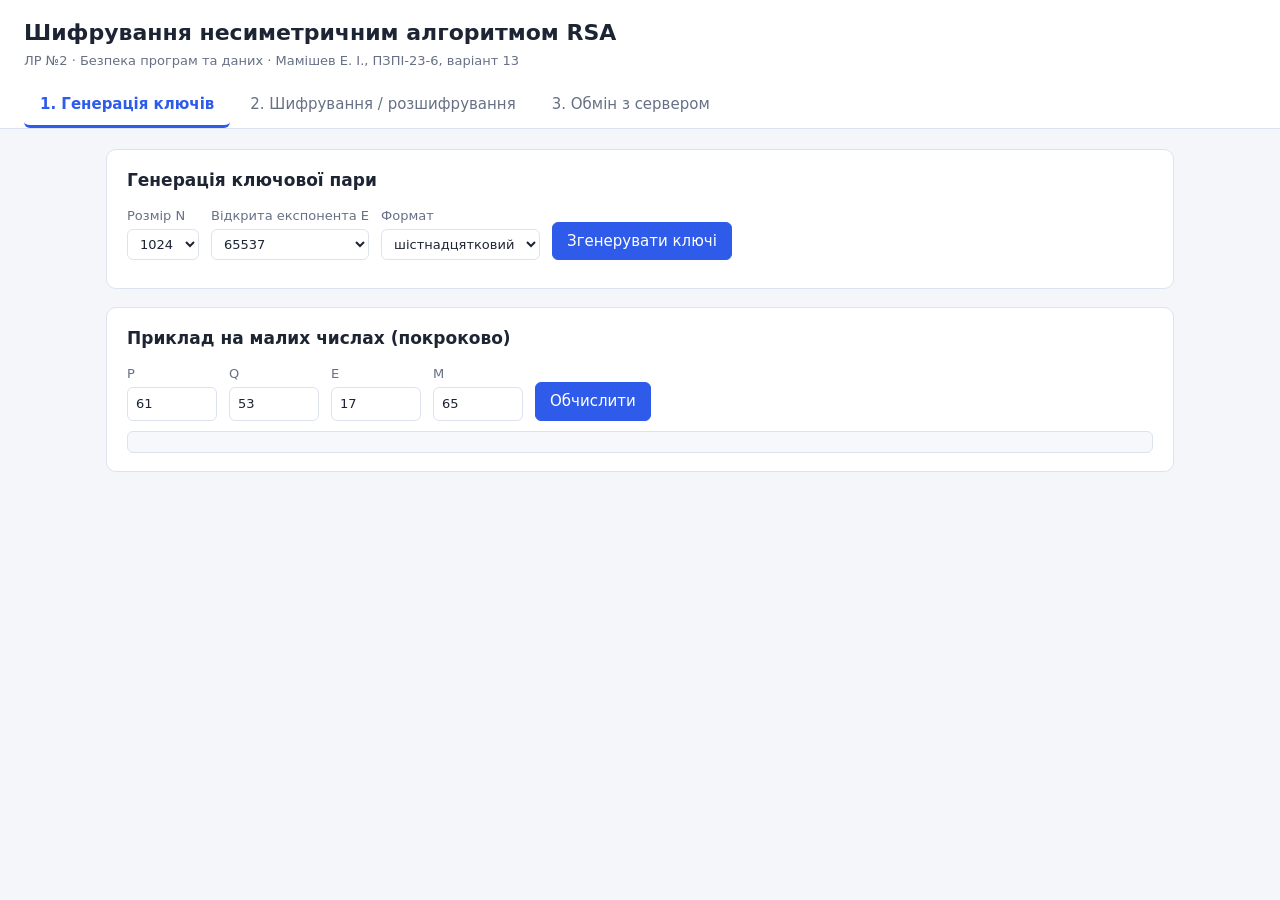
<file: LR_2/Rsa.Web/wwwroot/index.html>
<!DOCTYPE html>
<html lang="uk">
<head>
  <meta charset="utf-8">
  <meta name="viewport" content="width=device-width, initial-scale=1">
  <title>ЛР2 — RSA</title>
  <link rel="stylesheet" href="style.css">
</head>
<body>
<header>
  <h1>Шифрування несиметричним алгоритмом RSA</h1>
  <p class="sub">ЛР №2 · Безпека програм та даних · Мамішев Е. І., ПЗПІ-23-6, варіант 13</p>
  <nav>
    <button class="tab active" data-tab="keys">1. Генерація ключів</button>
    <button class="tab" data-tab="crypt">2. Шифрування / розшифрування</button>
    <button class="tab" data-tab="exchange">3. Обмін з сервером</button>
  </nav>
</header>

<main>
  <!-- 1. Генерація ключів -->
  <section id="keys" class="panel active">
    <div class="card">
      <h2>Генерація ключової пари</h2>
      <div class="row">
        <label>Розмір N
          <select id="keyBits"><option>512</option><option selected>1024</option><option>2048</option></select>
        </label>
        <label>Відкрита експонента E
          <select id="keyE"><option>17</option><option>257</option><option selected>65537</option></select>
        </label>
        <label>Формат
          <select id="keyFormat"><option value="hex">шістнадцятковий</option><option value="dec">десятковий</option></select>
        </label>
        <button id="btnGenerate" class="primary">Згенерувати ключі</button>
      </div>
      <div id="keyStatus" class="status"></div>
      <div id="keyOutput" class="kv"></div>
    </div>

    <div class="card">
      <h2>Приклад на малих числах (покроково)</h2>
      <div class="row">
        <label>P <input id="smP" value="61" size="6"></label>
        <label>Q <input id="smQ" value="53" size="6"></label>
        <label>E <input id="smE" value="17" size="6"></label>
        <label>M <input id="smM" value="65" size="6"></label>
        <button id="btnSmall" class="primary">Обчислити</button>
      </div>
      <pre id="smallOutput" class="mono"></pre>
    </div>
  </section>

  <!-- 2. Шифрування / розшифрування -->
  <section id="crypt" class="panel">
    <div class="card">
      <h2>Шифрування відкритим ключем (E, N)</h2>
      <div id="cryptKeyInfo" class="status"></div>
      <label class="block">Відкритий текст
        <textarea id="plainText" rows="3">Привіт! Це лабораторна робота №2 з RSA.</textarea>
      </label>
      <button id="btnEncrypt" class="primary">Зашифрувати</button>
      <div id="encryptTable"></div>
    </div>

    <div class="card">
      <h2>Розшифрування закритим ключем (D, N)</h2>
      <label class="block">Шифротекст: блоки Cᵢ (hex, по одному в рядку)
        <textarea id="cipherText" rows="5" class="mono"></textarea>
      </label>
      <button id="btnDecrypt" class="primary">Розшифрувати</button>
      <div id="decryptTable"></div>
      <div id="decryptResult" class="result"></div>
    </div>
  </section>

  <!-- 3. Обмін з сервером -->
  <section id="exchange" class="panel">
    <div class="card">
      <h2>Захищений обмін браузер ↔ сервер</h2>
      <p class="hint">Браузер сам генерує ключі клієнта (rsa.js, BigInt), шифрує повідомлення відкритим ключем
        сервера, а сервер відповідає, шифруючи відповідь відкритим ключем клієнта. Закриті ключі не передаються.</p>
      <div class="row">
        <label>Ключ клієнта
          <select id="clientBits"><option selected>512</option><option>1024</option></select>
        </label>
        <button id="btnClientKeys">а) Сформувати ключі клієнта</button>
        <button id="btnServerKey">Отримати ключ сервера</button>
      </div>
      <label class="block">Повідомлення
        <textarea id="exMessage" rows="2">Привіт, сервере! Перевірка RSA.</textarea>
      </label>
      <div class="row">
        <button id="btnSend" class="primary">б) Зашифрувати, відправити й отримати відповідь</button>
        <button id="btnClearLog">Очистити журнал</button>
      </div>
      <div id="exReply" class="result"></div>
    </div>
    <div class="card">
      <h2>Журнал кроків</h2>
      <ol id="exLog" class="log"></ol>
    </div>
  </section>
</main>

<script src="rsa.js"></script>
<script src="app.js"></script>
</body>
</html>
</file>
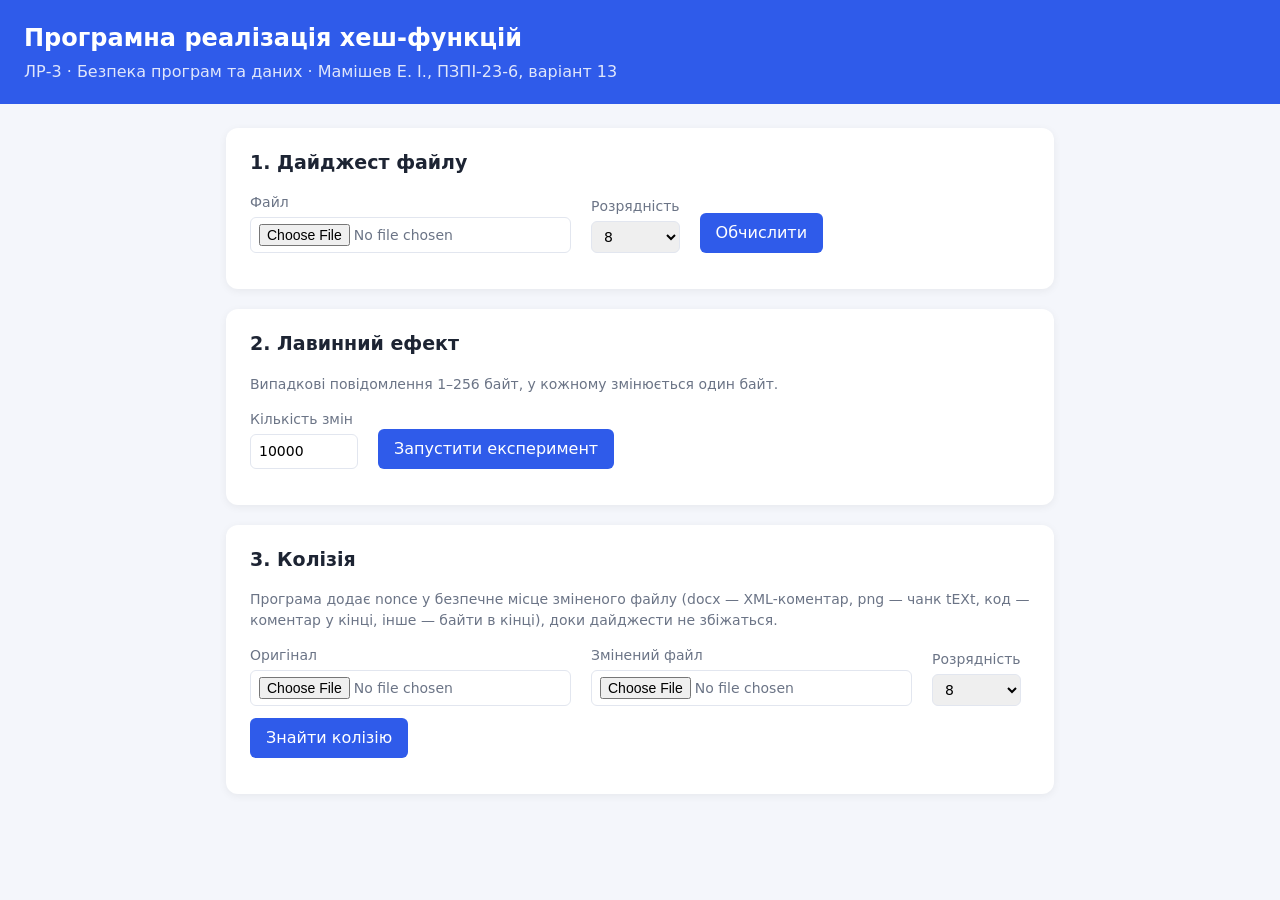
<file: LR_3/Hash.Web/wwwroot/index.html>
<!doctype html>
<html lang="uk">
<head>
  <meta charset="utf-8">
  <meta name="viewport" content="width=device-width, initial-scale=1">
  <title>ЛР-3 · Хеш-функція</title>
  <link rel="stylesheet" href="style.css">
</head>
<body>
<header>
  <h1>Програмна реалізація хеш-функцій</h1>
  <p>ЛР-3 · Безпека програм та даних · Мамішев Е. І., ПЗПІ-23-6, варіант 13</p>
</header>

<main>
  <section class="card">
    <h2>1. Дайджест файлу</h2>
    <form id="digestForm">
      <label>Файл <input type="file" name="file" required></label>
      <label>Розрядність
        <select name="bits"><option>2</option><option>4</option><option selected>8</option></select>
      </label>
      <button>Обчислити</button>
    </form>
    <div id="digestOut" class="out"></div>
  </section>

  <section class="card">
    <h2>2. Лавинний ефект</h2>
    <p class="hint">Випадкові повідомлення 1–256 байт, у кожному змінюється один байт.</p>
    <form id="avaForm">
      <label>Кількість змін <input type="number" name="trials" value="10000" min="100" max="200000"></label>
      <button>Запустити експеримент</button>
    </form>
    <div id="avaOut" class="out"></div>
  </section>

  <section class="card">
    <h2>3. Колізія</h2>
    <p class="hint">Програма додає nonce у безпечне місце зміненого файлу (docx — XML-коментар,
      png — чанк tEXt, код — коментар у кінці, інше — байти в кінці), доки дайджести не збіжаться.</p>
    <form id="colForm">
      <label>Оригінал <input type="file" name="original" required></label>
      <label>Змінений файл <input type="file" name="modified" required></label>
      <label>Розрядність
        <select name="bits"><option>2</option><option>4</option><option selected>8</option></select>
      </label>
      <button>Знайти колізію</button>
    </form>
    <div id="colOut" class="out"></div>
  </section>
</main>

<script src="app.js"></script>
</body>
</html>
</file>
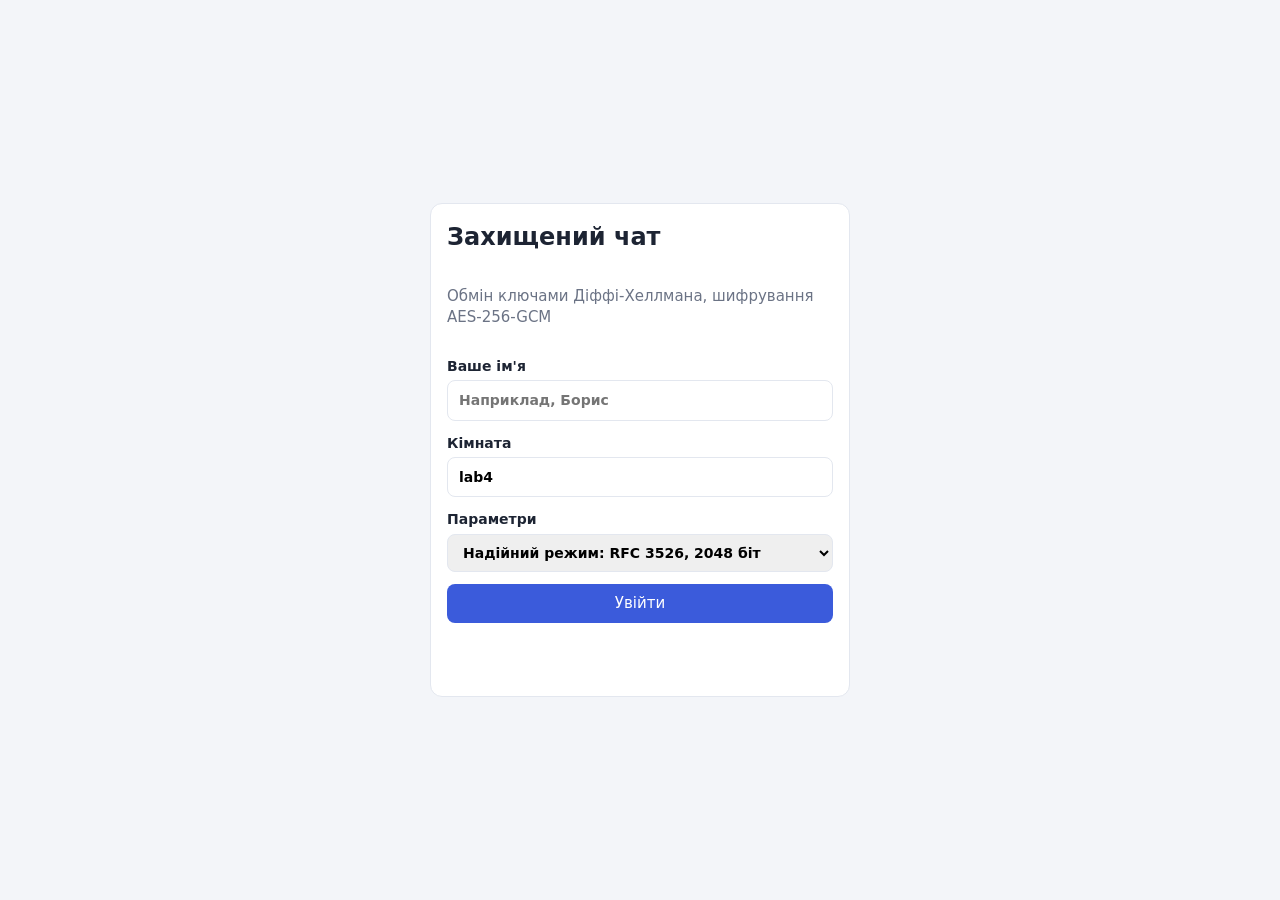
<file: LR_4/Dh.Web/wwwroot/index.html>
<!doctype html>
<html lang="uk">
<head>
  <meta charset="utf-8">
  <meta name="viewport" content="width=device-width, initial-scale=1">
  <title>DH-чат</title>
  <link rel="icon" href="data:,">
  <link rel="stylesheet" href="css/app.css">
</head>
<body>
  <!-- Екран входу -->
  <section id="join" class="join">
    <form id="joinForm" class="card join-card">
      <h1>Захищений чат</h1>
      <p class="muted">Обмін ключами Діффі-Хеллмана, шифрування AES-256-GCM</p>
      <label>Ваше ім'я <input id="name" maxlength="32" required autocomplete="off" placeholder="Наприклад, Борис"></label>
      <label>Кімната <input id="room" maxlength="32" required value="lab4"></label>
      <label>Параметри
        <select id="mode">
          <option value="big">Надійний режим: RFC 3526, 2048 біт</option>
          <option value="small">Навчальний режим: Q = 23, A = 5</option>
        </select>
      </label>
      <button type="submit" class="primary">Увійти</button>
      <p id="joinError" class="error"></p>
    </form>
  </section>

  <!-- Головний екран -->
  <main id="app" class="layout" hidden>
    <section class="card chat">
      <header class="chat-head">
        <div><b id="roomTitle"></b> <span id="who" class="muted"></span></div>
        <span id="modeBadge" class="badge"></span>
      </header>
      <ul id="messages" class="messages"></ul>
      <form id="sendForm" class="send">
        <input id="text" autocomplete="off" placeholder="Повідомлення..." maxlength="1000">
        <button class="primary">Надіслати</button>
      </form>
    </section>

    <aside class="card side">
      <h2>Ключі</h2>
      <dl class="kv">
        <dt>Q (просте)</dt><dd id="q"></dd>
        <dt>A (первісний корінь)</dt><dd id="a"></dd>
        <dt>Ваш секретний X
          <button id="eye" class="icon" type="button" title="Показати / сховати">&#128065;</button></dt>
        <dd id="x" class="secret">••••••</dd>
        <dt>Ваш відкритий Y = A<sup>X</sup> mod Q</dt><dd id="y"></dd>
      </dl>
      <h3>Учасники</h3>
      <p class="muted small">Відбитки ключа (перші 8 hex SHA-256(K)) у двох вкладках мають збігатися.</p>
      <ul id="peers" class="peers"></ul>
    </aside>

    <aside class="card side">
      <h2>Що бачить сервер</h2>
      <label class="mitm"><input type="checkbox" id="mitm"> Зловмисний сервер (MITM)</label>
      <p class="muted small">Сервер лише пересилає Y та шифротексти (base64). Відкритого тексту й ключів K він не має.</p>
      <p id="mitmNote" class="error small" hidden>Атака: сервер підставляє власні Y, тому відбитки у вкладках
        більше не збігаються, а сервер розшифровує й перешифровує кожне повідомлення.</p>
      <ul id="wire" class="wire"></ul>
    </aside>
  </main>

  <script src="lib/signalr.min.js"></script>
  <script type="module" src="js/app.js"></script>
</body>
</html>
</file>
<file: LR_2/Rsa.Web/wwwroot/style.css>
:root {
  --bg: #f4f6fa; --card: #fff; --text: #1d2433; --muted: #667085;
  --accent: #2f5bea; --accent-h: #2248c4; --border: #dde3ee;
  --ok: #1a7f37; --err: #c62828; --mono-bg: #f7f8fb;
  --client: #e8f0ff; --server: #eaf7ee; --wire: #fff6e5;
}
* { box-sizing: border-box; }
body { margin: 0; font: 15px/1.5 "Segoe UI", system-ui, sans-serif; background: var(--bg); color: var(--text); }
header { background: var(--card); border-bottom: 1px solid var(--border); padding: 16px 24px 0; }
h1 { margin: 0; font-size: 22px; }
h2 { margin: 0 0 12px; font-size: 17px; }
.sub { margin: 2px 0 12px; color: var(--muted); font-size: 13px; }
nav { display: flex; gap: 4px; flex-wrap: wrap; }
.tab { border: 0; background: none; padding: 10px 16px; font: inherit; cursor: pointer; color: var(--muted);
  border-bottom: 3px solid transparent; }
.tab.active { color: var(--accent); border-bottom-color: var(--accent); font-weight: 600; }
main { max-width: 1100px; margin: 0 auto; padding: 20px 16px 40px; }
.panel { display: none; }
.panel.active { display: block; }
.card { background: var(--card); border: 1px solid var(--border); border-radius: 10px; padding: 18px 20px; margin-bottom: 18px; }
.row { display: flex; flex-wrap: wrap; gap: 12px; align-items: flex-end; margin-bottom: 10px; }
label { display: flex; flex-direction: column; font-size: 13px; color: var(--muted); gap: 4px; }
label.block { margin-bottom: 10px; }
input, select, textarea { font: inherit; color: var(--text); padding: 6px 8px; border: 1px solid var(--border); border-radius: 6px; background: #fff; }
textarea { width: 100%; resize: vertical; }
button { font: inherit; padding: 7px 14px; border-radius: 6px; border: 1px solid var(--border); background: #fff; cursor: pointer; }
button:hover { border-color: var(--accent); }
button.primary { background: var(--accent); color: #fff; border-color: var(--accent); }
button.primary:hover { background: var(--accent-h); }
button:disabled { opacity: .6; cursor: progress; }
.mono, .num { font-family: Consolas, "Cascadia Mono", monospace; font-size: 13px; }
.num { background: var(--mono-bg); border: 1px solid var(--border); border-radius: 6px; padding: 6px 8px;
  max-height: 90px; overflow: auto; word-break: break-all; }
pre.mono { background: var(--mono-bg); border: 1px solid var(--border); border-radius: 6px; padding: 10px; overflow-x: auto; white-space: pre-wrap; margin: 0; min-height: 20px; }
.kv { display: grid; grid-template-columns: 140px 1fr; gap: 8px 12px; align-items: start; }
.kv .k { font-weight: 600; padding-top: 6px; }
.kv .k small { display: block; color: var(--muted); font-weight: 400; }
.status { color: var(--muted); margin: 6px 0 10px; font-size: 14px; }
.ok { color: var(--ok); font-weight: 600; }
.err { color: var(--err); font-weight: 600; }
.hint { color: var(--muted); margin-top: 0; }
.result { margin-top: 12px; font-size: 15px; }
table { width: 100%; border-collapse: collapse; margin-top: 12px; table-layout: fixed; }
th, td { border: 1px solid var(--border); padding: 5px 8px; text-align: left; vertical-align: top; }
th { background: var(--mono-bg); font-size: 13px; }
td { font-family: Consolas, monospace; font-size: 12px; word-break: break-all; }
td div { max-height: 70px; overflow: auto; }
th.n, td.n { width: 40px; }
.log { padding-left: 22px; margin: 0; }
.log li { margin-bottom: 10px; }
.log .side { display: inline-block; font-size: 12px; font-weight: 600; padding: 1px 8px; border-radius: 10px; margin-right: 6px; }
.log .client { background: var(--client); }
.log .server { background: var(--server); }
.log .wire { background: var(--wire); }
.log pre { margin: 4px 0 0; max-height: 140px; overflow: auto; background: var(--mono-bg); border: 1px solid var(--border);
  border-radius: 6px; padding: 6px 8px; font-size: 12px; white-space: pre-wrap; word-break: break-all; }
@media (max-width: 640px) { .kv { grid-template-columns: 1fr; } }
</file>
<file: LR_3/Hash.Web/wwwroot/style.css>
:root {
  --bg: #f4f6fb; --card: #fff; --text: #1d2433; --muted: #6b7486;
  --accent: #2f5bea; --ok: #1a8a4a; --err: #c0392b; --line: #e2e6ef;
}
* { box-sizing: border-box; }
body { margin: 0; font: 16px/1.5 "Segoe UI", system-ui, sans-serif; background: var(--bg); color: var(--text); }
header { background: var(--accent); color: #fff; padding: 20px 24px; }
header h1 { margin: 0 0 4px; font-size: 24px; }
header p { margin: 0; opacity: .85; }
main { max-width: 860px; margin: 24px auto; padding: 0 16px; display: grid; gap: 20px; }
.card { background: var(--card); border-radius: 12px; padding: 20px 24px; box-shadow: 0 2px 8px rgba(0,0,0,.06); }
.card h2 { margin-top: 0; font-size: 19px; }
form { display: flex; flex-wrap: wrap; gap: 12px 20px; align-items: end; }
label { display: flex; flex-direction: column; font-size: 14px; color: var(--muted); gap: 4px; }
input, select { font: inherit; padding: 6px 8px; border: 1px solid var(--line); border-radius: 6px; }
button, .btn { font: inherit; background: var(--accent); color: #fff; border: 0; border-radius: 6px;
  padding: 8px 16px; cursor: pointer; text-decoration: none; display: inline-block; }
button:hover, .btn:hover { filter: brightness(1.1); }
.out { margin-top: 16px; overflow-x: auto; }
.hint, .muted { color: var(--muted); font-size: 14px; }
.big { font-size: 28px; margin: 4px 0; }
.bits { background: #eef2ff; padding: 2px 8px; border-radius: 4px; letter-spacing: 2px; }
table { border-collapse: collapse; width: 100%; font-size: 14px; }
th, td { border-bottom: 1px solid var(--line); padding: 6px 8px; text-align: left; }
.ok { color: var(--ok); font-weight: 600; }
.err { color: var(--err); font-weight: 600; }
</file>
<file: LR_4/Dh.Web/wwwroot/css/app.css>
/* Простий світлий інтерфейс */
:root {
  --bg: #f3f5f9; --card: #fff; --text: #1d2433; --muted: #6b7385; --line: #e3e7ef;
  --accent: #3b5bdb; --accent-soft: #e8edff; --danger: #c92a2a; --danger-soft: #fff0f0;
}
* { box-sizing: border-box; }
[hidden] { display: none !important; }
body { margin: 0; font: 15px/1.45 "Segoe UI", system-ui, sans-serif; background: var(--bg); color: var(--text); }
h1 { margin: 0 0 4px; font-size: 24px; }
h2 { margin: 0 0 12px; font-size: 17px; }
h3 { margin: 16px 0 4px; font-size: 15px; }
.muted { color: var(--muted); }
.small { font-size: 13px; }
.error { color: var(--danger); min-height: 1em; }
.card { background: var(--card); border: 1px solid var(--line); border-radius: 12px; padding: 16px; }
input, select, button { font: inherit; }
input, select { width: 100%; padding: 9px 11px; border: 1px solid var(--line); border-radius: 8px; margin-top: 4px; }
button.primary { background: var(--accent); color: #fff; border: 0; border-radius: 8px; padding: 9px 18px; cursor: pointer; }
button.primary:hover { filter: brightness(1.1); }
button.icon { border: 0; background: none; cursor: pointer; font-size: 15px; padding: 0 4px; }

/* Вхід */
.join { min-height: 100vh; display: grid; place-items: center; padding: 16px; }
.join-card { width: min(420px, 100%); display: grid; gap: 12px; }
.join-card label { display: block; font-weight: 600; font-size: 14px; }

/* Розкладка */
.layout { display: grid; grid-template-columns: minmax(0, 1.6fr) minmax(0, 1fr) minmax(0, 1fr); gap: 14px; padding: 14px; height: 100vh; }
.side { overflow-y: auto; }
@media (max-width: 1000px) { .layout { grid-template-columns: 1fr; height: auto; } .chat { height: 70vh; } }

/* Чат */
.chat { display: flex; flex-direction: column; padding: 0; overflow: hidden; }
.chat-head { display: flex; justify-content: space-between; align-items: center; padding: 12px 16px; border-bottom: 1px solid var(--line); }
.badge { background: var(--accent-soft); color: var(--accent); border-radius: 99px; padding: 2px 10px; font-size: 12px; }
.messages { list-style: none; margin: 0; padding: 16px; flex: 1; overflow-y: auto; display: flex; flex-direction: column; gap: 8px; }
.msg { max-width: 75%; padding: 7px 12px; border-radius: 12px; background: #eef1f6; align-self: flex-start; }
.msg.me { align-self: flex-end; background: var(--accent); color: #fff; }
.msg.bad { background: var(--danger-soft); color: var(--danger); }
.msg.system { align-self: center; background: none; color: var(--muted); font-size: 13px; padding: 0; }
.msg .from { font-weight: 600; font-size: 13px; }
.msg time { display: block; font-size: 11px; opacity: .6; text-align: right; }
.msg.system time { display: none; }
.send { display: flex; gap: 8px; padding: 12px; border-top: 1px solid var(--line); }
.send input { margin: 0; }

/* Ключі */
.kv { margin: 0; }
.kv dt { font-size: 13px; color: var(--muted); margin-top: 8px; }
.kv dd { margin: 0; }
.num { font-family: Consolas, monospace; font-size: 13px; cursor: pointer; word-break: break-all; }
.peers { list-style: none; padding: 0; margin: 8px 0 0; display: grid; gap: 8px; }
.peer { border: 1px solid var(--line); border-radius: 8px; padding: 8px 10px; }
.peer-head { display: flex; justify-content: space-between; align-items: center; }
.fp { font-family: Consolas, monospace; font-weight: 700; padding: 1px 8px; border-radius: 6px; }

/* Сервер */
.mitm { display: flex; gap: 8px; align-items: center; font-weight: 600; color: var(--danger); }
.mitm input { width: auto; margin: 0; }
.wire { list-style: none; padding: 0; margin: 0; display: grid; gap: 6px; }
.wire-item { border-left: 3px solid var(--line); padding: 4px 8px; }
.wire-item.stolen { border-color: var(--danger); background: var(--danger-soft); }
.wire-item code { display: block; font-size: 11px; color: var(--muted); word-break: break-all; }
</file>
